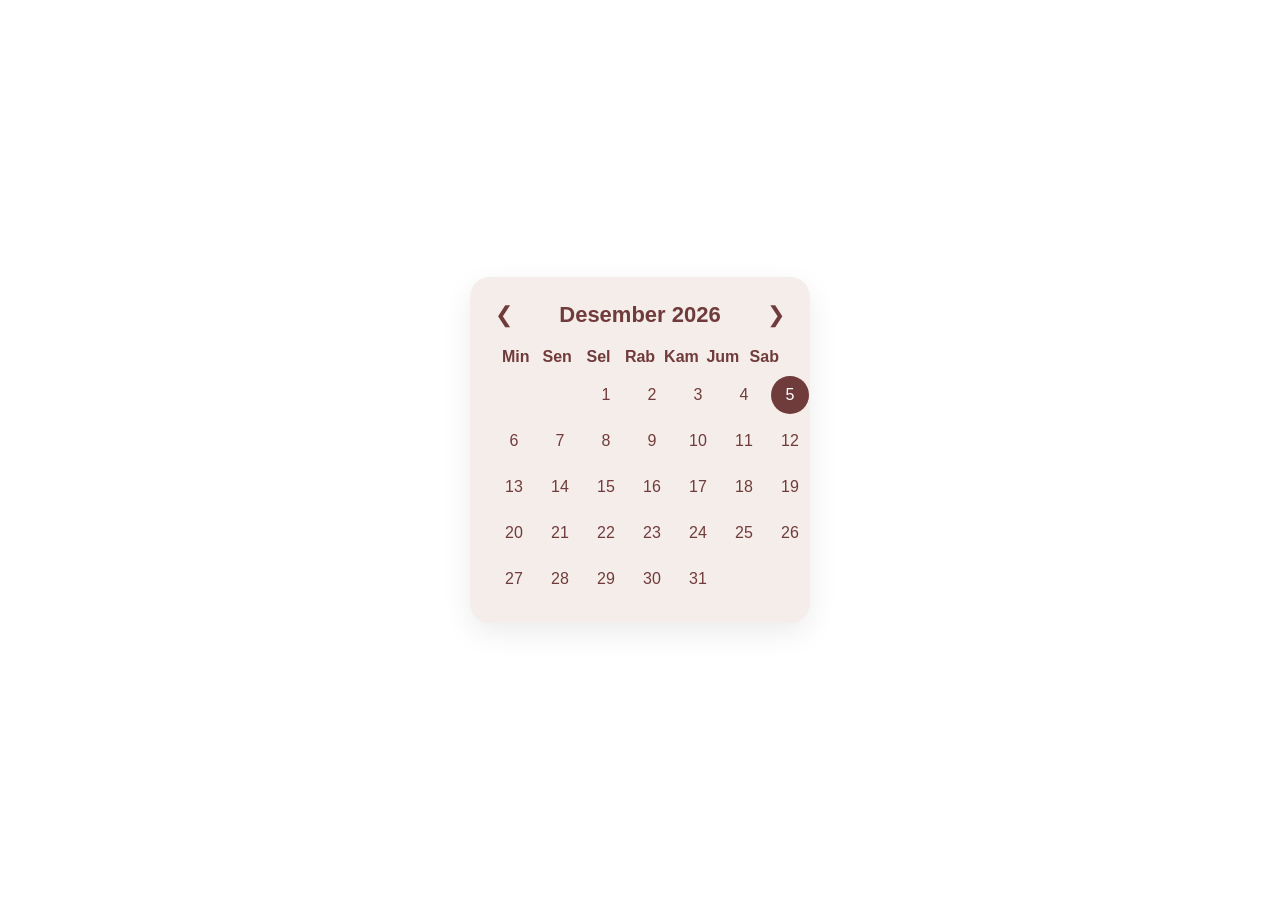
<file: calendar/index.html>
<!DOCTYPE html>
<html lang="id">
<head>
    <meta charset="UTF-8">
    <meta name="viewport" content="width=device-width, initial-scale=1.0">
    <title>Calendar - MadWidgets</title>

    <link rel="stylesheet" href="style.css">
</head>
<body>

<div class="calendar">

    <div class="header">
        <button id="prev">&#10094;</button>

        <h2 id="month-year"></h2>

        <button id="next">&#10095;</button>
    </div>

    <div class="weekdays">
        <div>Min</div>
        <div>Sen</div>
        <div>Sel</div>
        <div>Rab</div>
        <div>Kam</div>
        <div>Jum</div>
        <div>Sab</div>
    </div>

    <div class="days" id="days"></div>

</div>

<script src="script.js"></script>

</body>
</html>
</file>
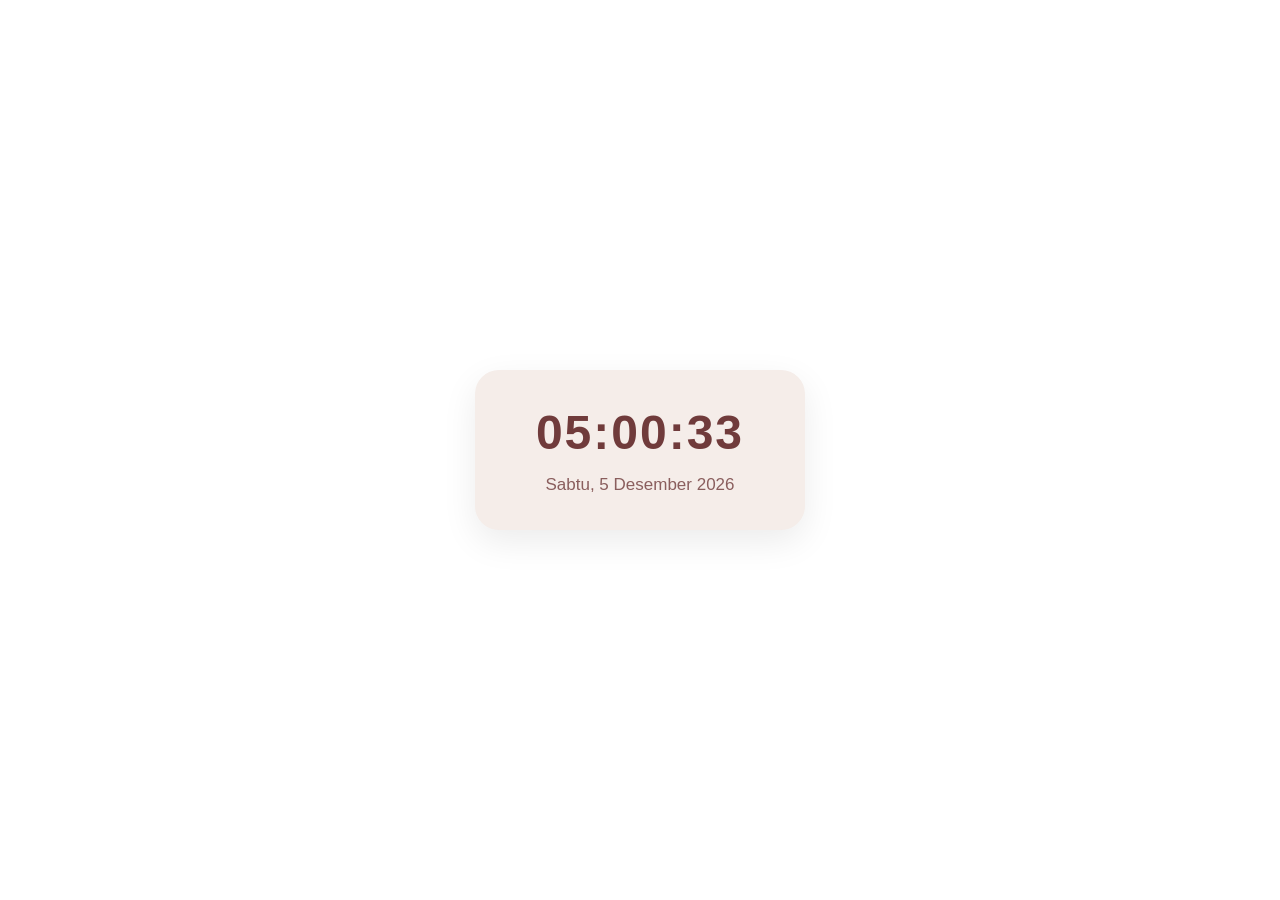
<file: clock/index.html>
<!DOCTYPE html>
<html lang="id">

<head>
    <meta charset="UTF-8">
    <meta name="viewport" content="width=device-width, initial-scale=1.0">
    <title>Digital Clock - MadWidgets</title>

    <link rel="stylesheet" href="style.css">
</head>

<body>

<div class="clock-card">

    <div id="time" class="time">
        00:00:00
    </div>

    <div id="date" class="date">
        Minggu, 19 Juli 2026
    </div>

</div>

<script src="script.js"></script>

</body>

</html>
</file>
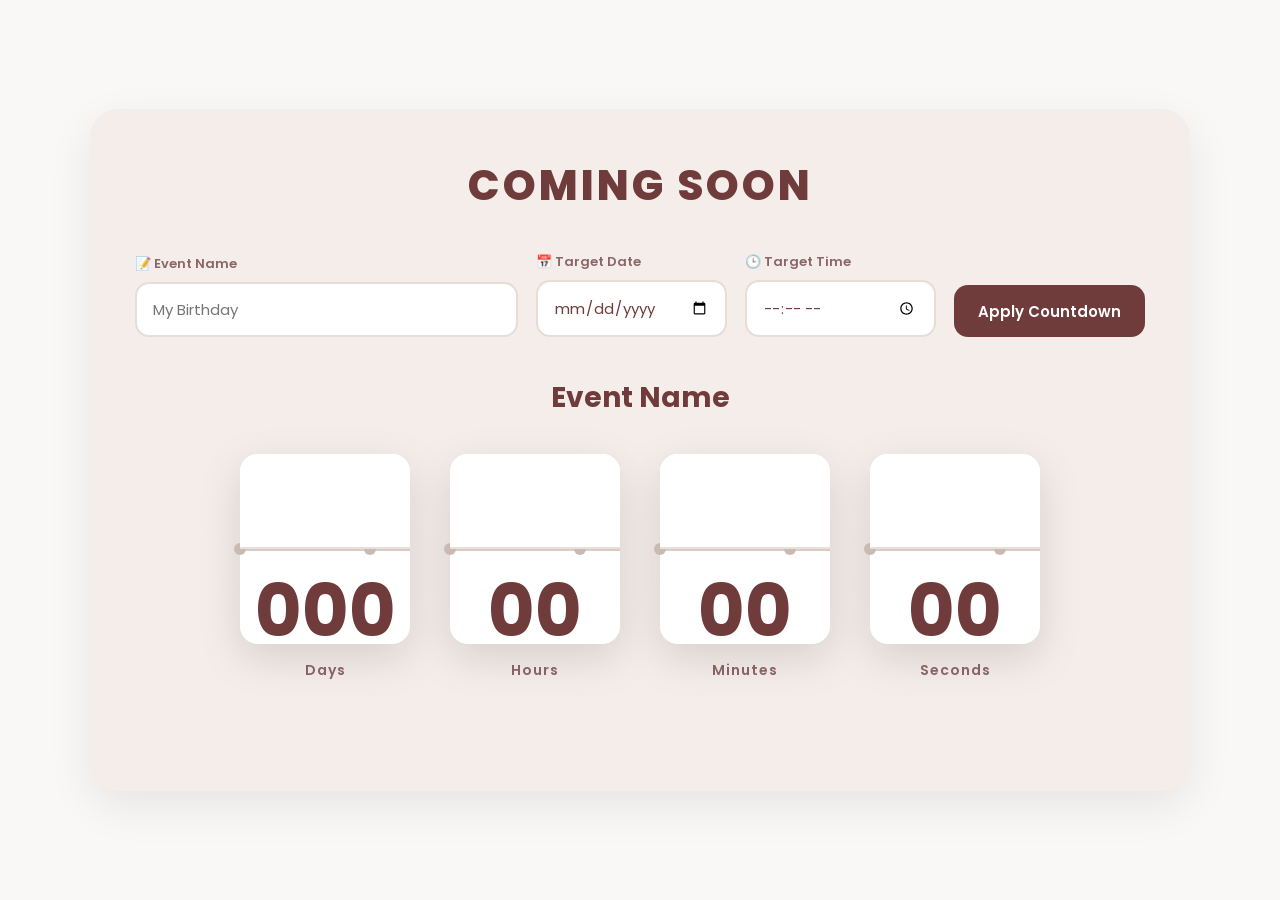
<file: countdown/index.html>
<!DOCTYPE html>
<html lang="en">

<head>

    <meta charset="UTF-8">

    <meta name="viewport" content="width=device-width, initial-scale=1.0">

    <title>Countdown | MadWidgets</title>

    <link rel="stylesheet" href="style.css">

</head>

<body>

    <main class="container">

        <div class="countdown-card">

            <!-- =========================
                 Header
            ========================== -->

            <header class="header">

                <h1>COMING SOON</h1>

            </header>

            <!-- =========================
                 Controls
            ========================== -->

            <section class="controls">

                <div class="field">

                    <label for="eventName">📝 Event Name</label>

                    <input
                        type="text"
                        id="eventName"
                        placeholder="My Birthday">

                </div>

                <div class="field">

                    <label for="targetDate">📅 Target Date</label>

                    <input
                        type="date"
                        id="targetDate">

                </div>

                <div class="field">

                    <label for="targetTime">🕒 Target Time</label>

                    <input
                        type="time"
                        id="targetTime">

                </div>

                <button id="applyBtn">

                    Apply Countdown

                </button>

            </section>

            <!-- =========================
                 Event Title
            ========================== -->

            <h2 id="eventTitle">

                Event Name

            </h2>

            <!-- =========================
                 Countdown
            ========================== -->

            <section class="countdown">

                <!-- Days -->

                <div class="unit">

                    <div class="flip-card" data-unit="days">

                        <div class="top">000</div>

                        <div class="bottom">000</div>

                        <div class="top-flip"></div>

                        <div class="bottom-flip"></div>

                    </div>

                    <span>Days</span>

                </div>

                <!-- Hours -->

                <div class="unit">

                    <div class="flip-card" data-unit="hours">

                        <div class="top">00</div>

                        <div class="bottom">00</div>

                        <div class="top-flip"></div>

                        <div class="bottom-flip"></div>

                    </div>

                    <span>Hours</span>

                </div>

                <!-- Minutes -->

                <div class="unit">

                    <div class="flip-card" data-unit="minutes">

                        <div class="top">00</div>

                        <div class="bottom">00</div>

                        <div class="top-flip"></div>

                        <div class="bottom-flip"></div>

                    </div>

                    <span>Minutes</span>

                </div>

                <!-- Seconds -->

                <div class="unit">

                    <div class="flip-card" data-unit="seconds">

                        <div class="top">00</div>

                        <div class="bottom">00</div>

                        <div class="top-flip"></div>

                        <div class="bottom-flip"></div>

                    </div>

                    <span>Seconds</span>

                </div>

            </section>

            <!-- =========================
                 Footer Message
            ========================== -->

            <p id="message"></p>

        </div>

    </main>

    <script src="script.js"></script>

</body>

</html>
</file>
<file: calendar/style.css>
*{
    margin:0;
    padding:0;
    box-sizing:border-box;
    font-family:Segoe UI, sans-serif;
}

body{
    background:#ffffff;
    display:flex;
    justify-content:center;
    align-items:center;
    min-height:100vh;
}

.calendar{
    width:340px;
    background:#F5EDE9;
    border-radius:20px;
    padding:25px;
    box-shadow:0 10px 30px rgba(0,0,0,.08);
}

.header{
    display:flex;
    justify-content:space-between;
    align-items:center;
    margin-bottom:20px;
}

.header h2{
    color:#703B3B;
    font-size:22px;
    font-weight:600;
}

.header button{
    background:none;
    border:none;
    color:#703B3B;
    font-size:22px;
    cursor:pointer;
    transition:.2s;
}

.header button:hover{
    transform:scale(1.2);
}

.weekdays{
    display:grid;
    grid-template-columns:repeat(7,1fr);
    text-align:center;
    margin-bottom:10px;
    color:#703B3B;
    font-weight:bold;
}

.days{
    display:grid;
    grid-template-columns:repeat(7,1fr);
    gap:8px;
}

.day{
    width:38px;
    height:38px;
    display:flex;
    justify-content:center;
    align-items:center;
    border-radius:50%;
    color:#703B3B;
    cursor:pointer;
    transition:.2s;
}

.day:hover{
    background:#EAD7D1;
}

.today{
    background:#703B3B;
    color:white;
}
</file>
<file: clock/style.css>
*{
    margin:0;
    padding:0;
    box-sizing:border-box;
    font-family:"Segoe UI",sans-serif;
}

body{
    background:#ffffff;
    display:flex;
    justify-content:center;
    align-items:center;
    min-height:100vh;
}

.clock-card{

    width:330px;
    padding:35px;

    background:#F5EDE9;

    border-radius:24px;

    text-align:center;

    box-shadow:
    0 12px 35px rgba(0,0,0,.08);

}

.time{

    color:#703B3B;

    font-size:48px;

    font-weight:700;

    letter-spacing:2px;

}

.date{

    margin-top:15px;

    color:#703B3B;

    font-size:17px;

    opacity:.8;

}
</file>
<file: countdown/style.css>
/* ======================================================
   MADWIDGETS COUNTDOWN
   STYLE.CSS
   PART 1
====================================================== */

@import url('https://fonts.googleapis.com/css2?family=Poppins:wght@300;400;500;600;700;800&display=swap');

/* ======================================================
   RESET
====================================================== */

*{
    margin:0;
    padding:0;
    box-sizing:border-box;
}

html,
body{
    width:100%;
    min-height:100%;
}

body{

    font-family:'Poppins',sans-serif;

    background:#faf8f6;

    color:#703B3B;

}

/* ======================================================
   CONTAINER
====================================================== */

.container{

    min-height:100vh;

    display:flex;

    justify-content:center;

    align-items:center;

    padding:40px;

}

/* ======================================================
   MAIN CARD
====================================================== */

.countdown-card{

    width:100%;

    max-width:1100px;

    background:#F5EDE9;

    border-radius:28px;

    padding:45px;

    box-shadow:

        0 15px 45px rgba(0,0,0,.08);

}

/* ======================================================
   HEADER
====================================================== */

.header{

    text-align:center;

    margin-bottom:35px;

}

.header h1{

    font-size:42px;

    font-weight:800;

    letter-spacing:3px;

    color:#703B3B;

}

/* ======================================================
   CONTROLS
====================================================== */

.controls{

    display:grid;

    grid-template-columns:

        2fr
        1fr
        1fr
        auto;

    gap:18px;

    align-items:end;

}

/* ======================================================
   FIELD
====================================================== */

.field{

    display:flex;

    flex-direction:column;

}

.field label{

    font-size:13px;

    font-weight:600;

    margin-bottom:8px;

    color:#8a6767;

}

.field input{

    width:100%;

    padding:14px 16px;

    border:2px solid #e7ddd7;

    border-radius:14px;

    background:#ffffff;

    font-size:15px;

    font-family:inherit;

    color:#703B3B;

    transition:.25s;

}

.field input:focus{

    outline:none;

    border-color:#703B3B;

}

/* ======================================================
   BUTTON
====================================================== */

#applyBtn{

    height:52px;

    padding:0 24px;

    border:none;

    border-radius:14px;

    cursor:pointer;

    font-size:15px;

    font-weight:600;

    font-family:inherit;

    background:#703B3B;

    color:#fff;

    transition:.25s;

}

#applyBtn:hover{

    transform:translateY(-2px);

    box-shadow:

        0 12px 25px rgba(112,59,59,.28);

}

#applyBtn:active{

    transform:scale(.97);

}

/* ======================================================
   EVENT TITLE
====================================================== */

#eventTitle{

    margin-top:40px;

    margin-bottom:35px;

    text-align:center;

    font-size:28px;

    font-weight:700;

    color:#703B3B;

}

/* ======================================================
   MESSAGE
====================================================== */

#message{

    margin-top:35px;

    text-align:center;

    font-weight:600;

    color:#703B3B;

}

/* ======================================================
   COUNTDOWN
====================================================== */

.countdown{

    display:flex;

    justify-content:center;

    align-items:flex-start;

    gap:40px;

    flex-wrap:wrap;

}

/* ======================================================
   UNIT
====================================================== */

.unit{

    display:flex;

    flex-direction:column;

    align-items:center;

}

.unit span{

    margin-top:16px;

    font-size:14px;

    font-weight:600;

    color:#8a6767;

    letter-spacing:1px;

}

/* ======================================================
   FLIP CARD
====================================================== */

.flip-card{

    position:relative;

    width:170px;

    height:190px;

    perspective:1000px;

}

/* ======================================================
   TOP & BOTTOM
====================================================== */

.top,
.bottom{

    position:absolute;

    left:0;

    width:100%;

    height:50%;

    display:flex;

    justify-content:center;

    align-items:center;

    overflow:hidden;

    background:#ffffff;

    color:#703B3B;

    font-size:72px;

    font-weight:700;

    user-select:none;

    box-shadow:

        inset 0 1px 0 rgba(255,255,255,.7);

}

/* ======================================================
   TOP
====================================================== */

.top{

    top:0;

    border-radius:18px 18px 0 0;

    border-bottom:2px solid #e9e0db;

}

/* ======================================================
   BOTTOM
====================================================== */

.bottom{

    bottom:0;

    align-items:flex-start;

    padding-top:8px;

    border-radius:0 0 18px 18px;

}

/* ======================================================
   CENTER LINE
====================================================== */

.flip-card::before{

    content:"";

    position:absolute;

    left:0;

    top:50%;

    width:100%;

    height:2px;

    background:#d8ccc5;

    z-index:10;

}

/* ======================================================
   SIDE RIVETS
====================================================== */

.flip-card::after{

    content:"";

    position:absolute;

    left:-6px;

    top:calc(50% - 6px);

    width:12px;

    height:12px;

    border-radius:50%;

    background:#cabbb2;

    box-shadow:130px 0 #cabbb2;

    z-index:20;

}

/* ======================================================
   SHADOW
====================================================== */

.flip-card{

    filter:drop-shadow(0 14px 20px rgba(0,0,0,.12));

    transition:

        transform .25s ease,

        filter .25s ease;

}

.flip-card:hover{

    transform:translateY(-5px);

    filter:drop-shadow(0 20px 30px rgba(0,0,0,.18));

}

/* ======================================================
   FLIP ANIMATION LAYERS
====================================================== */

.top-flip,
.bottom-flip{

    position:absolute;

    left:0;

    width:100%;

    height:50%;

    display:flex;

    justify-content:center;

    overflow:hidden;

    background:#ffffff;

    color:#703B3B;

    font-size:58px;

    font-weight:700;

    backface-visibility:hidden;

    z-index:30;

}

/* ======================================================
   TOP FLIP
====================================================== */

.top-flip{

    top:0;

    align-items:center;

    border-radius:18px 18px 0 0;

    border-bottom:2px solid #e9e0db;

    transform-origin:bottom;

    transform:rotateX(0deg);

}

/* ======================================================
   BOTTOM FLIP
====================================================== */

.bottom-flip{

    bottom:0;

    align-items:flex-start;

    padding-top:8px;

    border-radius:0 0 18px 18px;

    transform-origin:top;

    transform:rotateX(90deg);

}

/* ======================================================
   FLIP CLASSES
====================================================== */

.flip-top{

    animation:flipTop .35s ease-in forwards;

}

.flip-bottom{

    animation:flipBottom .35s ease-out .35s forwards;

}

/* ======================================================
   KEYFRAMES
====================================================== */

@keyframes flipTop{

    0%{

        transform:rotateX(0deg);

    }

    100%{

        transform:rotateX(-90deg);

    }

}

@keyframes flipBottom{

    0%{

        transform:rotateX(90deg);

    }

    100%{

        transform:rotateX(0deg);

    }

}

/* ======================================================
   FINISH MESSAGE
====================================================== */

#message{

    min-height:30px;

}

/* ======================================================
   RESPONSIVE
====================================================== */

@media (max-width:900px){

    .controls{

        grid-template-columns:1fr;

    }

    #applyBtn{

        width:100%;

    }

    .countdown{

        gap:18px;

    }

    .flip-card{

        width:110px;

        height:130px;

    }

    .top,
    .bottom,
    .top-flip,
    .bottom-flip{

        font-size:48px;

    }

}

@media (max-width:600px){

    .countdown{

        gap:14px;

    }

    .flip-card{

        width:90px;

        height:105px;

    }

    .top,
    .bottom,
    .top-flip,
    .bottom-flip{

        font-size:38px;

    }

    .header h1{

        font-size:30px;

    }

    #eventTitle{

        font-size:22px;

    }

}
</file>
